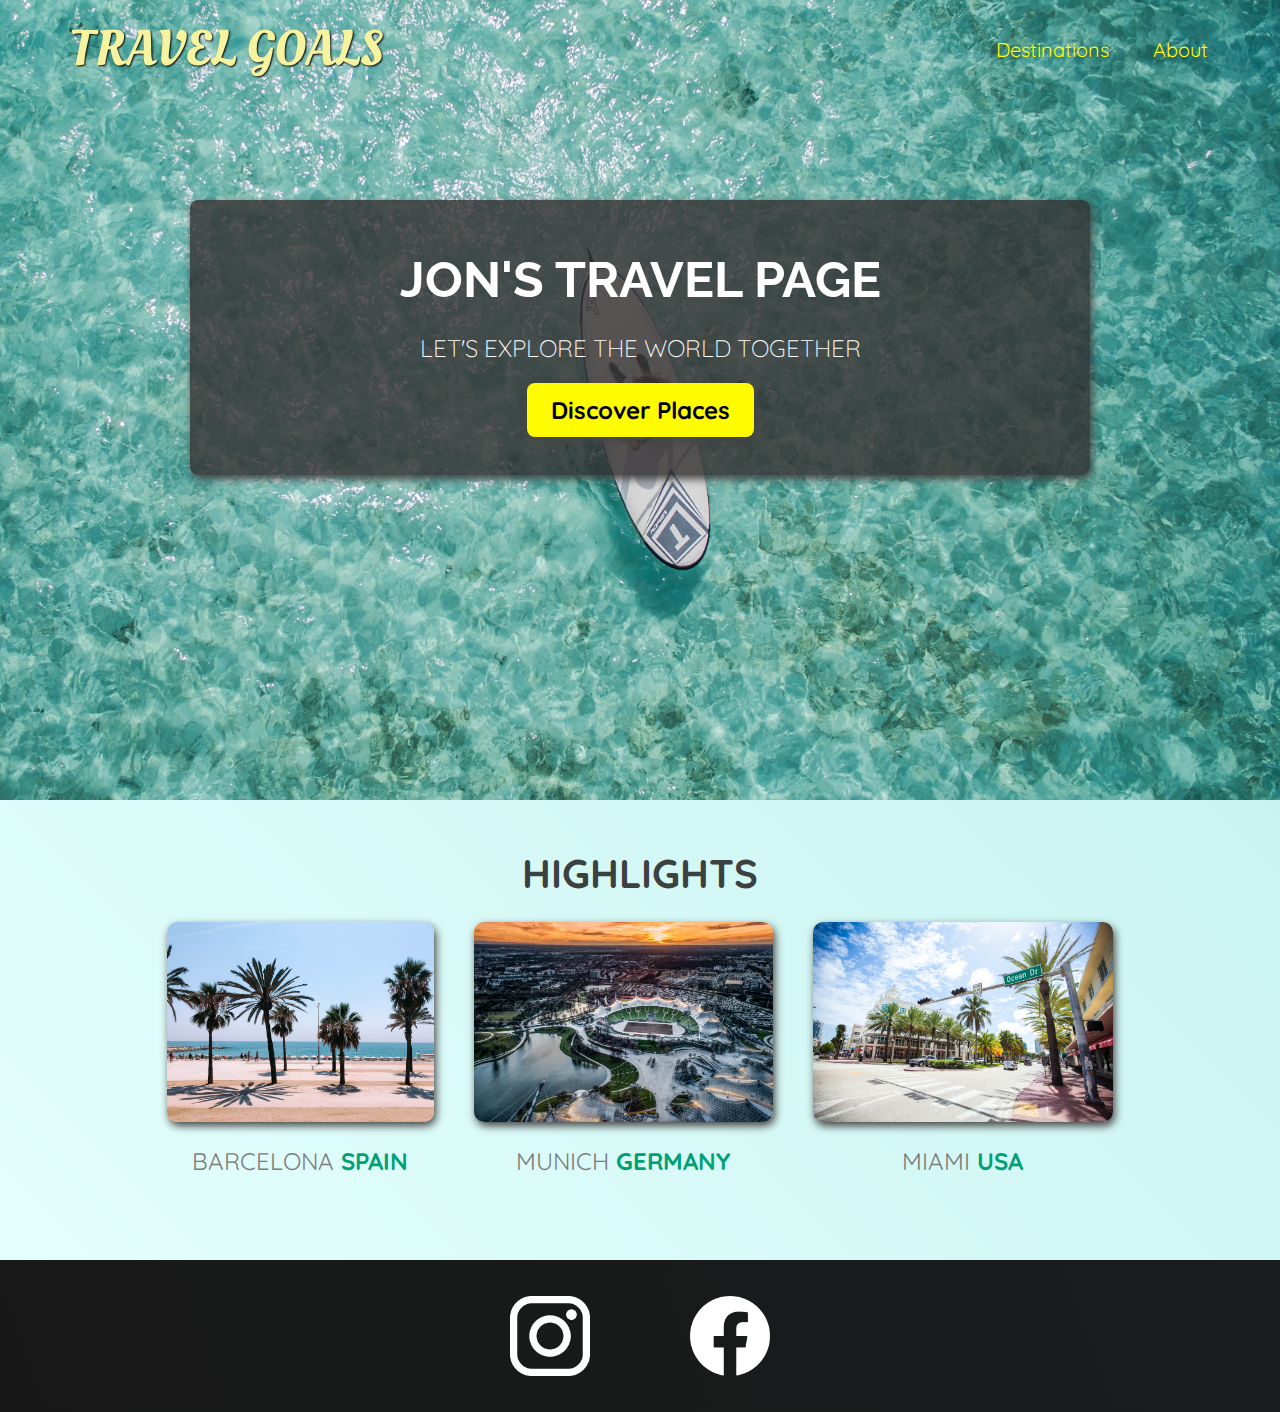
<file: index.html>
<!DOCTYPE html>
<html lang="en">
  <head>
    <meta charset="UTF-8" />
    <meta http-equiv="X-UA-Compatible" content="IE=edge" />
    <meta name="viewport" content="width=device-width, initial-scale=1.0" />
    <title>Travel Goals</title>
    <link
      href="https://fonts.googleapis.com/css2?family=Raleway:wght@700&family=Oleo+Script:wght@700&family=Quicksand:wght@300;500;700&display=swap"
      rel="stylesheet"
    />
    <link rel="stylesheet" href="/styles/shared.css" />
    <link rel="stylesheet" href="/styles/index.css" />
  </head>
  <body>
    <header>
      <div id="page-logo"><a href="/index.html">Travel Goals</a></div>
      <nav>
        <ul>
          <li><a href="/places.html">Destinations</a></li>
          <li><a href="/about.html">About</a></li>
        </ul>
      </nav>
    </header>

    <main>
      <section id="hero">
        <div id="hero-content">
          <h1>Jon's Travel Page</h1>
          <p>Let's Explore The World Together</p>
          <a href="/places.html">Discover Places</a>
        </div>
      </section>
      <section id="highlights">
        <h2>Highlights</h2>
        <ul id="destinations">
          <li class="destination">
            <img src="/images/places/barcelona.jpg" alt="Barcelona Spain" />
            <p>Barcelona <strong>Spain</strong></p>
          </li>
          <li class="destination">
            <img src="/images/places/munich.jpg" alt="Munich Germany" />
            <p>Munich <strong>Germany</strong></p>
          </li>
          <li class="destination">
            <img src="/images/places/miami.jpg" alt="Miami USA" />
            <p>Miami <strong>USA</strong></p>
          </li>
        </ul>
      </section>
    </main>

    <footer>
      <ul>
        <li>
          <a href="https://www.instagram.com"
            ><img src="/images/icons/insta.png" alt="Instagram Logo"
          /></a>
        </li>
        <li>
          <a href="https://www.facebook.com"
            ><img src="/images/icons/facebook.png" alt="Facebook Logo"
          /></a>
        </li>
      </ul>
    </footer>
  </body>
</html>
</file>
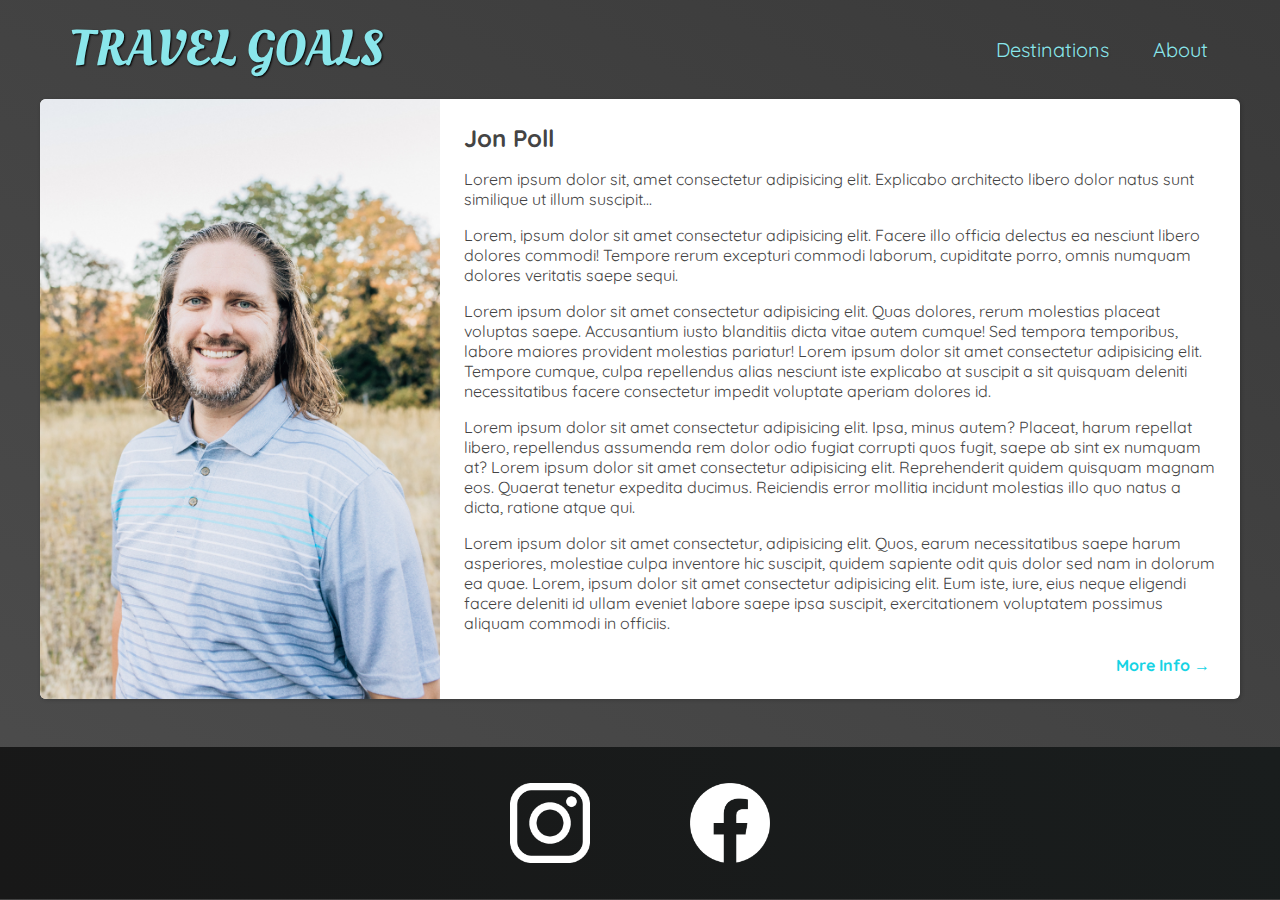
<file: about.html>
<!DOCTYPE html>
<html lang="en">
<head>
    <meta charset="UTF-8">
    <meta http-equiv="X-UA-Compatible" content="IE=edge">
    <meta name="viewport" content="width=device-width, initial-scale=1.0">
    <title>About</title>
    <link
      href="https://fonts.googleapis.com/css2?family=Raleway:wght@700&family=Oleo+Script:wght@700&family=Quicksand:wght@300;500;700&display=swap"
      rel="stylesheet"
    />
    <link rel="stylesheet" href="/styles/shared.css" />
    <link rel="stylesheet" href="/styles/about.css" />
</head>
<body>
    <header>
        <div id="page-logo"><a href="/index.html">Travel Goals</a></div>
      <nav>
        <ul>
          <li><a href="/places.html">Destinations</a></li>
          <li><a href="/about.html">About</a></li>
        </ul>
      </nav>
    </header>

    <main>
        <ul>
            <li>
                <img src="images/about/personalPic.jpg" alt="Picture of the Author" />
                <div class="item-content">
                  <div>
                    <h2>Jon Poll</h2>
                    <p>
                      Lorem ipsum dolor sit, amet consectetur adipisicing elit.
                      Explicabo architecto libero dolor natus sunt similique ut illum
                      suscipit...
                    </p>
                    <p>
                        Lorem, ipsum dolor sit amet consectetur adipisicing elit. Facere illo officia delectus ea nesciunt libero dolores commodi! Tempore rerum excepturi commodi laborum, cupiditate porro, omnis numquam dolores veritatis saepe sequi. 
                    </p>
                    <p>
                        Lorem ipsum dolor sit amet consectetur adipisicing elit. Quas dolores, rerum molestias placeat voluptas saepe. Accusantium iusto blanditiis dicta vitae autem cumque! Sed tempora temporibus, labore maiores provident molestias pariatur! Lorem ipsum dolor sit amet consectetur adipisicing elit. Tempore cumque, culpa repellendus alias nesciunt iste explicabo at suscipit a sit quisquam deleniti necessitatibus facere consectetur impedit voluptate aperiam dolores id.
                    </p>
                    <p>
                        Lorem ipsum dolor sit amet consectetur adipisicing elit. Ipsa, minus autem? Placeat, harum repellat libero, repellendus assumenda rem dolor odio fugiat corrupti quos fugit, saepe ab sint ex numquam at? Lorem ipsum dolor sit amet consectetur adipisicing elit. Reprehenderit quidem quisquam magnam eos. Quaerat tenetur expedita ducimus. Reiciendis error mollitia incidunt molestias illo quo natus a dicta, ratione atque qui.
                    </p>
                    <p>
                        Lorem ipsum dolor sit amet consectetur, adipisicing elit. Quos, earum necessitatibus saepe harum asperiores, molestiae culpa inventore hic suscipit, quidem sapiente odit quis dolor sed nam in dolorum ea quae. Lorem, ipsum dolor sit amet consectetur adipisicing elit. Eum iste, iure, eius neque eligendi facere deleniti id ullam eveniet labore saepe ipsa suscipit, exercitationem voluptatem possimus aliquam commodi in officiis.
                    </p>
                  </div>
                  <div class="actions">
                    <a href=" https://jopoll87.github.io/CV/">More Info &#x2192</a>
                  </div>
                </div>
              </li>
        </ul>
    </main>

    <footer>
        <ul>
            <li>
              <a href="https://www.instagram.com"
                ><img src="/images/icons/insta.png" alt="Instagram Logo"
              /></a>
            </li>
            <li>
              <a href="https://www.facebook.com"
                ><img src="/images/icons/facebook.png" alt="Facebook Logo"
              /></a>
            </li>
          </ul>
    </footer>
    
</body>
</html>
</file>
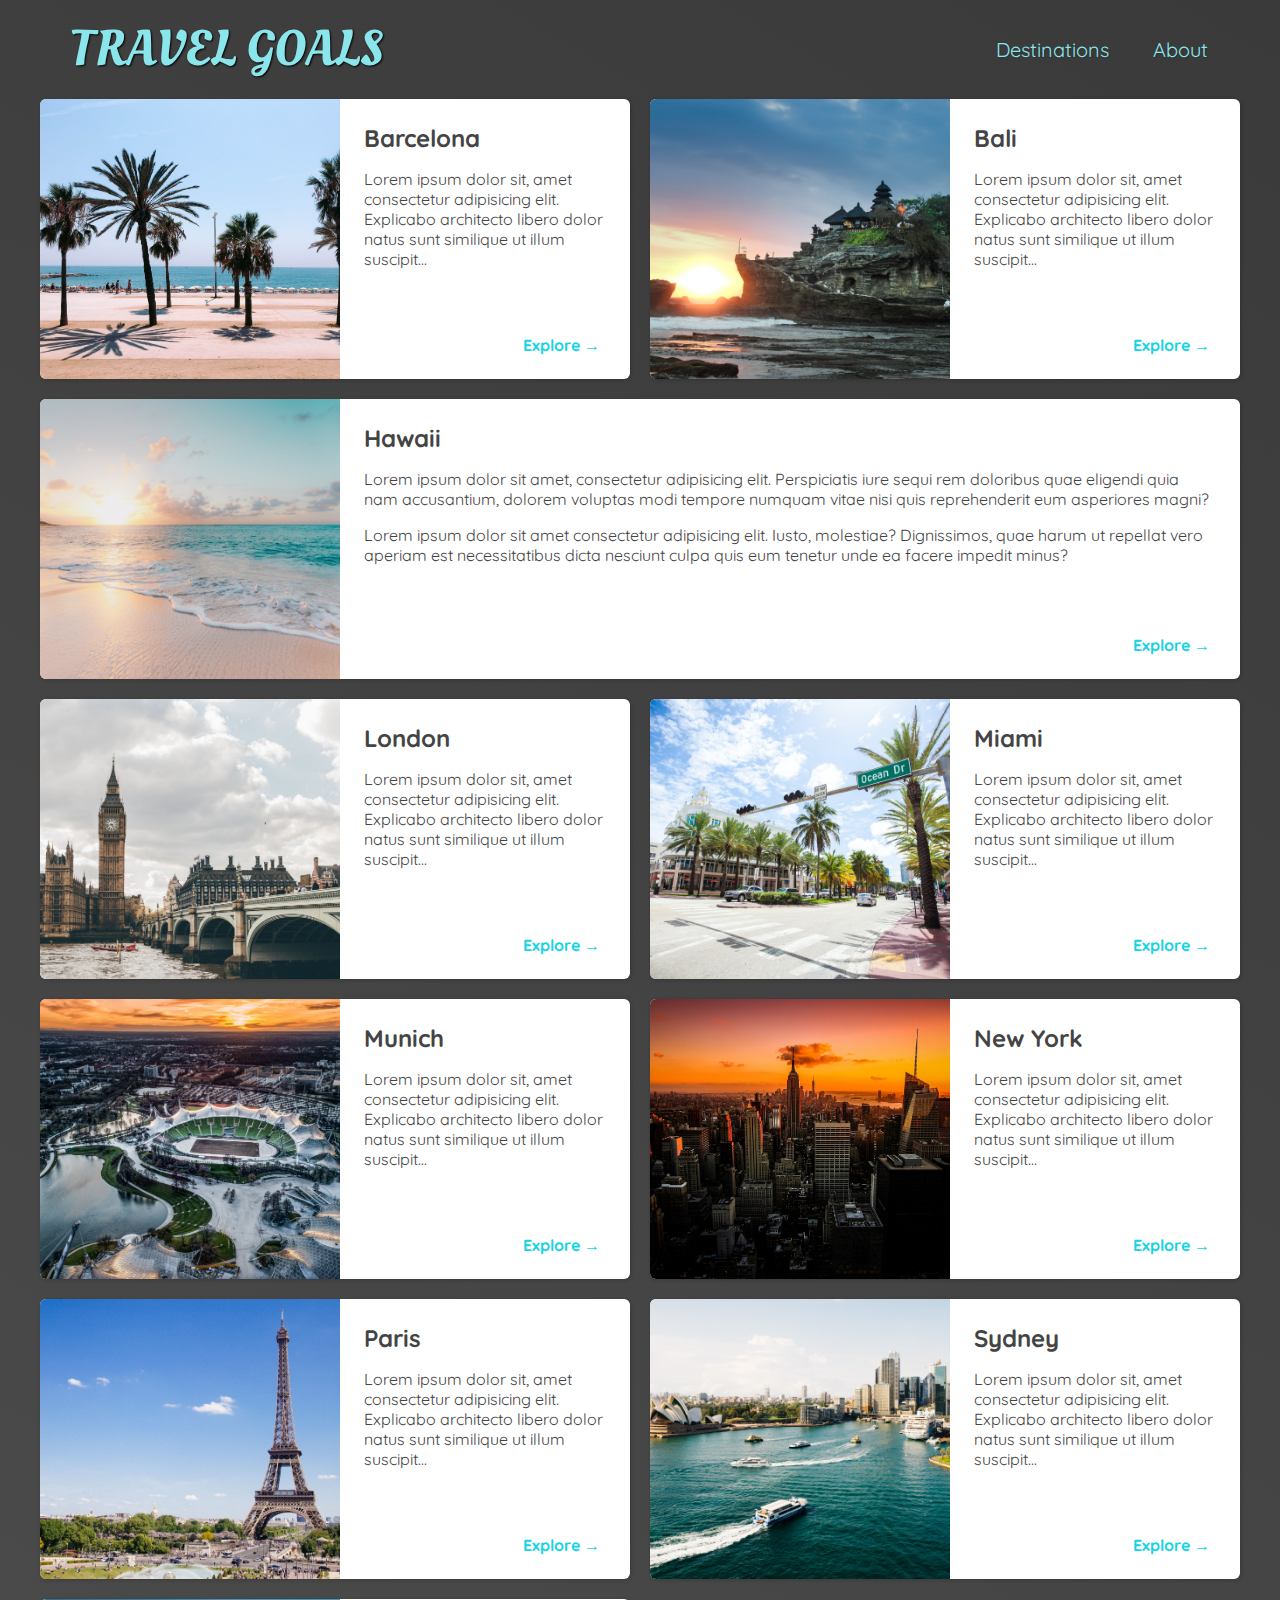
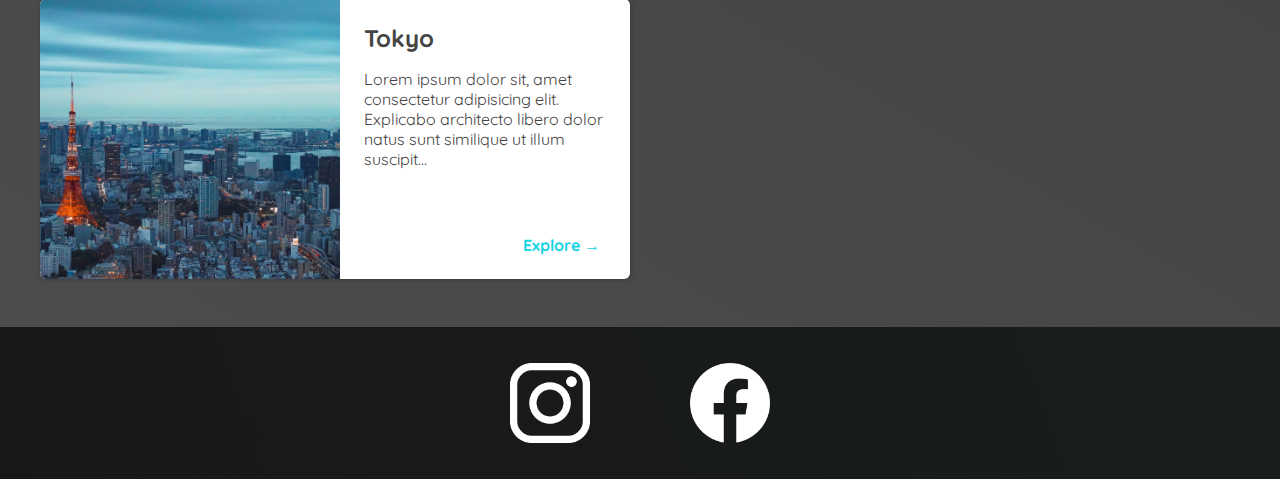
<file: places.html>
<!DOCTYPE html>
<html lang="en">
  <head>
    <meta charset="UTF-8" />
    <meta http-equiv="X-UA-Compatible" content="IE=edge" />
    <meta name="viewport" content="width=device-width, initial-scale=1.0" />
    <title>Destinations</title>
    <link
      href="https://fonts.googleapis.com/css2?family=Raleway:wght@700&family=Oleo+Script:wght@700&family=Quicksand:wght@300;500;700&display=swap"
      rel="stylesheet"
    />
    <link rel="stylesheet" href="/styles/shared.css" />
    <link rel="stylesheet" href="/styles/places.css" />
  </head>
  <body>
    <header>
      <div id="page-logo"><a href="/index.html">Travel Goals</a></div>
      <nav>
        <ul>
          <li><a href="/places.html">Destinations</a></li>
          <li><a href="/about.html">About</a></li>
        </ul>
      </nav>
    </header>

    <main>
      <ul>
        <li>
          <img src="images/places/barcelona.jpg" alt="Barcelona Spain Beach" />
          <div class="item-content">
            <div>
              <h2>Barcelona</h2>
              <p>
                Lorem ipsum dolor sit, amet consectetur adipisicing elit.
                Explicabo architecto libero dolor natus sunt similique ut illum
                suscipit...
              </p>
            </div>
            <div class="actions">
              <a href="https://en.wikipedia.org/wiki/Barcelona">Explore &#x2192</a>
            </div>
          </div>
        </li>
        <li>
          <img src="images/places/bali.jpg" alt="Bali Indonesia, Beach" />
          <div class="item-content">
            <div>
              <h2>Bali</h2>
              <p>
                Lorem ipsum dolor sit, amet consectetur adipisicing elit.
                Explicabo architecto libero dolor natus sunt similique ut illum
                suscipit...
              </p>
            </div>
            <div class="actions">
              <a href="https://en.wikipedia.org/wiki/Bali">Explore &#x2192</a>
            </div>
          </div>
        </li>
        <li>
          <img src="images/places/hawaii.jpg" alt="Hawaii USA Beach" />
          <div class="item-content">
            <div>
              <h2>Hawaii</h2>
              <p>
                Lorem ipsum dolor sit amet, consectetur adipisicing elit. Perspiciatis iure sequi rem doloribus quae eligendi quia nam accusantium, dolorem voluptas modi tempore numquam vitae nisi quis reprehenderit eum asperiores magni?
              </p>
              <P>
                Lorem ipsum dolor sit amet consectetur adipisicing elit. Iusto, molestiae? Dignissimos, quae harum ut repellat vero aperiam est necessitatibus dicta nesciunt culpa quis eum tenetur unde ea facere impedit minus?
              </P>
            </div>
            <div class="actions">
              <a href="https://en.wikipedia.org/wiki/Hawaii">Explore &#x2192</a>
            </div>
          </div>
        </li>
        <li>
          <img src="images/places/london.jpg" alt="London England Big Ben" />
          <div class="item-content">
            <div>
              <h2>London</h2>
              <p>
                Lorem ipsum dolor sit, amet consectetur adipisicing elit.
                Explicabo architecto libero dolor natus sunt similique ut illum
                suscipit...
              </p>
            </div>
            <div class="actions">
              <a href="https://en.wikipedia.org/wiki/London">Explore &#x2192</a>
            </div>
          </div>
        </li>
        <li>
          <img src="images/places/miami.jpg" alt="Miami USA Ocean Drive" />
          <div class="item-content">
            <div>
              <h2>Miami</h2>
              <p>
                Lorem ipsum dolor sit, amet consectetur adipisicing elit.
                Explicabo architecto libero dolor natus sunt similique ut illum
                suscipit...
              </p>
            </div>
            <div class="actions">
              <a href="https://en.wikipedia.org/wiki/Miami">Explore &#x2192</a>
            </div>
          </div>
        </li>
        <li>
          <img src="images/places/munich.jpg" alt="Munich Germany Stadium" />
          <div class="item-content">
            <div>
              <h2>Munich</h2>
              <p>
                Lorem ipsum dolor sit, amet consectetur adipisicing elit.
                Explicabo architecto libero dolor natus sunt similique ut illum
                suscipit...
              </p>
            </div>
            <div class="actions">
              <a href="https://en.wikipedia.org/wiki/Munich">Explore &#x2192</a>
            </div>
          </div>
        </li>
        <li>
          <img
            src="images/places/new-york-city.jpg"
            alt="New York USA Skyline Sunset"
          />
          <div class="item-content">
            <div>
              <h2>New York</h2>
              <p>
                Lorem ipsum dolor sit, amet consectetur adipisicing elit.
                Explicabo architecto libero dolor natus sunt similique ut illum
                suscipit...
              </p>
            </div>
            <div class="actions">
              <a href="https://en.wikipedia.org/wiki/New_York_City">Explore &#x2192</a>
            </div>
          </div>
        </li>
        <li>
          <img src="images/places/paris.jpg" alt="Paris France Effile Tower" />
          <div class="item-content">
            <div>
              <h2>Paris</h2>
              <p>
                Lorem ipsum dolor sit, amet consectetur adipisicing elit.
                Explicabo architecto libero dolor natus sunt similique ut illum
                suscipit...
              </p>
            </div>
            <div class="actions">
              <a href="https://en.wikipedia.org/wiki/Paris">Explore &#x2192</a>
            </div>
          </div>
        </li>
        <li>
          <img src="images/places/sydney.jpg" alt="Sydney Australia Harbor" />
          <div class="item-content">
            <div>
              <h2>Sydney</h2>
              <p>
                Lorem ipsum dolor sit, amet consectetur adipisicing elit.
                Explicabo architecto libero dolor natus sunt similique ut illum
                suscipit...
              </p>
            </div>
            <div class="actions">
              <a href="https://en.wikipedia.org/wiki/Sydney">Explore &#x2192</a>
            </div>
          </div>
        </li>
        <li>
          <img src="images/places/tokyo.jpg" alt="Tokyo Japan Skyline" />
          <div class="item-content">
            <div>
              <h2>Tokyo</h2>
              <p>
                Lorem ipsum dolor sit, amet consectetur adipisicing elit.
                Explicabo architecto libero dolor natus sunt similique ut illum
                suscipit...
              </p>
            </div>
            <div class="actions">
              <a href="https://en.wikipedia.org/wiki/Tokyo">Explore &#x2192</a>
            </div>
          </div>
        </li>
      </ul>
    </main>

    <footer>
      <ul>
        <li>
          <a href="https://www.instagram.com"
            ><img src="/images/icons/insta.png" alt="Instagram Logo"
          /></a>
        </li>
        <li>
          <a href="https://www.facebook.com"
            ><img src="/images/icons/facebook.png" alt="Facebook Logo"
          /></a>
        </li>
      </ul>
    </footer>
  </body>
</html>
</file>
<file: styles/shared.css>
header {
  display: flex;
  align-items: center;
  justify-content: space-between;
  padding: 15px 60px;
  position: absolute;
  width: 100%;
  box-sizing: border-box;
}

header a {
  color: rgb(255, 251, 0);
  font-size: 20px;
  padding: 12px;
  text-shadow: 1px 1px 2px rgba(0, 0, 0, 0.2);
  border-radius: 6px;
}

header  nav a:hover {
  color: rgb(77, 77, 77);
  background-color: rgb(255, 251, 0);
}

#page-logo a {
  padding: 10px;
  font-family: "Oleo Script", sans-serif;
  color: rgb(245, 243, 160);
  font-size: 50px;
  text-decoration: none;
  text-transform: uppercase;
  text-shadow: 1px 1px 2px rgb(0, 0, 0);
}

ul {
  list-style: none;
  margin: 0;
  padding: 0;
}
header ul {
  display: flex;
  justify-content: flex-end;
}

header li {
  margin-left: 20px;
}

li a {
  text-decoration: none;
}

body {
  font-family: "Quicksand", sans-serif;
  margin: 0;
}

footer {
  background: linear-gradient(70deg, rgb(24, 24, 24), rgb(25, 29, 29));
  padding: 36px;
}
footer ul {
  display: flex;
  justify-content: center;
}

footer li {
  width: 80px;
  height: 80px;
  margin: 0 50px;
}

footer img {
  width: 100%;
  height: 100%;
}
</file>
<file: styles/index.css>
#hero {
  height: 800px;
  background-image: url("/images/places/ocean.jpg");
  background-position: center;
  background-size: cover;
}

#hero-content {
  width: 900px;
  background-color: rgba(51, 47, 47, 0.8);
  box-shadow: 2px 4px 8px rgb(68, 67, 67);
  border-radius: 8px;
  text-align: center;
  padding: 50px 0;
  margin: 0 auto;
  position: relative;
  top: 200px;
}

#hero-content h1 {
  color: white;
  text-transform: uppercase;
  font-size: 50px;
  font-family: "Raleway", sans-serif;
  margin: 0;
}

#hero-content p {
  color: white;
  text-transform: uppercase;
  font-size: 24px;
  font-weight: 300;
  margin-bottom: 32px;
}

#hero-content a {
  text-decoration: none;
  background-color: rgb(255, 251, 0);
  padding: 12px 24px;
  border-radius: 8px;
  color: black;
  font-size: 24px;
  font-weight: bold;
  box-shadow: 2px 4px 8px rgb(68, 67, 67);
}
#hero-content a:hover {
  background-color: rgb(255, 238, 0);
}

#highlights {
  padding: 24px;
  background: linear-gradient(45deg, rgb(227,255,253), rgb( 202,243,240));
}

#highlights h2 {
  text-transform: uppercase;
  text-align: center;
  font-size: 40px;
  color: rgb(59,65,64);
  margin: 24px 0;
}

#destinations {
  display: flex;
  justify-content: center;
  width: 90%;
  margin: auto;
  margin-bottom: 40px;
}

.destination {
  margin: 0 20px;
}

.destination img {
  height: 200px;
  width: 100%;
  box-shadow: 2px 4px 8px rgb(68, 67, 67);
  border-radius: 10px;
  object-fit: cover;
}

.destination p {
  text-align: center;
  text-transform: uppercase;
  font-size: 24px;
  color: rgb(124,123,123);
  margin: 20px 0;
}



.destination strong {
  color: rgb(0,160,117);
}
</file>
<file: styles/about.css>
body {
    background: linear-gradient(30deg, rgb(77, 77, 77), rgb(58, 58, 58));
    color: rgb(68, 68, 68);
  }
  
  #page-logo a {
    color: rgb(138,230,235);
  }
  
  header {
    position: static;
  }
  
  header a {
    color: rgb(138,230,235);
  }
  
  header nav a:hover {
    background-color: rgb(138,230,235);
    color: rgb(59,59,59);
  }

  main ul {
    width: 1200px;
    margin: 0 auto 48px auto;
  }

main li {
    display: flex;
    background-color: white;
    box-shadow: 1px 1px 4px rgba(0,0,0,0.2);
    border-radius: 6px;
    overflow: hidden;
}

main li img {
    width: 400px;
    /* height: 280px; */
    object-fit: cover;
}

.item-content {
    padding: 24px;
    display: flex;
    flex-direction: column;
    justify-content: space-between;
}

.item-content h2 {
    margin: 0;
}

.actions {
    text-align: right;
}

.actions a {
    text-decoration: none;
    padding: 6px;
    color: rgb(22,211,228);
    font-weight: 700;
    border-radius: 6px;
}

.actions a:hover {
    background-color: rgb(235,253,255);
}
</file>
<file: styles/places.css>
body {
  background: linear-gradient(30deg, rgb(77, 77, 77), rgb(58, 58, 58));
  color: rgb(68, 68, 68);
}

#page-logo a {
  color: rgb(138,230,235);
}

header {
  position: static;
}

header a {
  color: rgb(138,230,235);
}

header nav a:hover {
  background-color: rgb(138,230,235);
  color: rgb(59,59,59);
}

main ul {
  width: 1200px;
  margin: 0 auto 48px auto;
  display: grid;
  grid-template-columns: 1fr 1fr;
  gap: 20px 20px;
}

main li:nth-of-type(3) {
  grid-column: 1 / span 2;
}

main li {
  display: flex;
  background-color: white;
  box-shadow: 1px 1px 4px rgba(0, 0, 0, 0.2);
  border-radius: 6px;
  overflow: hidden;
}

main li img {
  width: 300px;
  height: 280px;
  object-fit: cover;
}

.item-content {
  padding: 24px;
  display: flex;
  flex-direction: column;
  justify-content: space-between;
}

.item-content h2{
  margin: 0;
}

.actions {
  text-align: right;
}

.actions a {
  text-decoration: none;
  padding: 6px;
  color: rgb(22, 211, 228);
  font-weight: 700;
  border-radius: 6px;
}

.actions a:hover {
  background-color: rgb(235, 253, 255);
}
</file>
